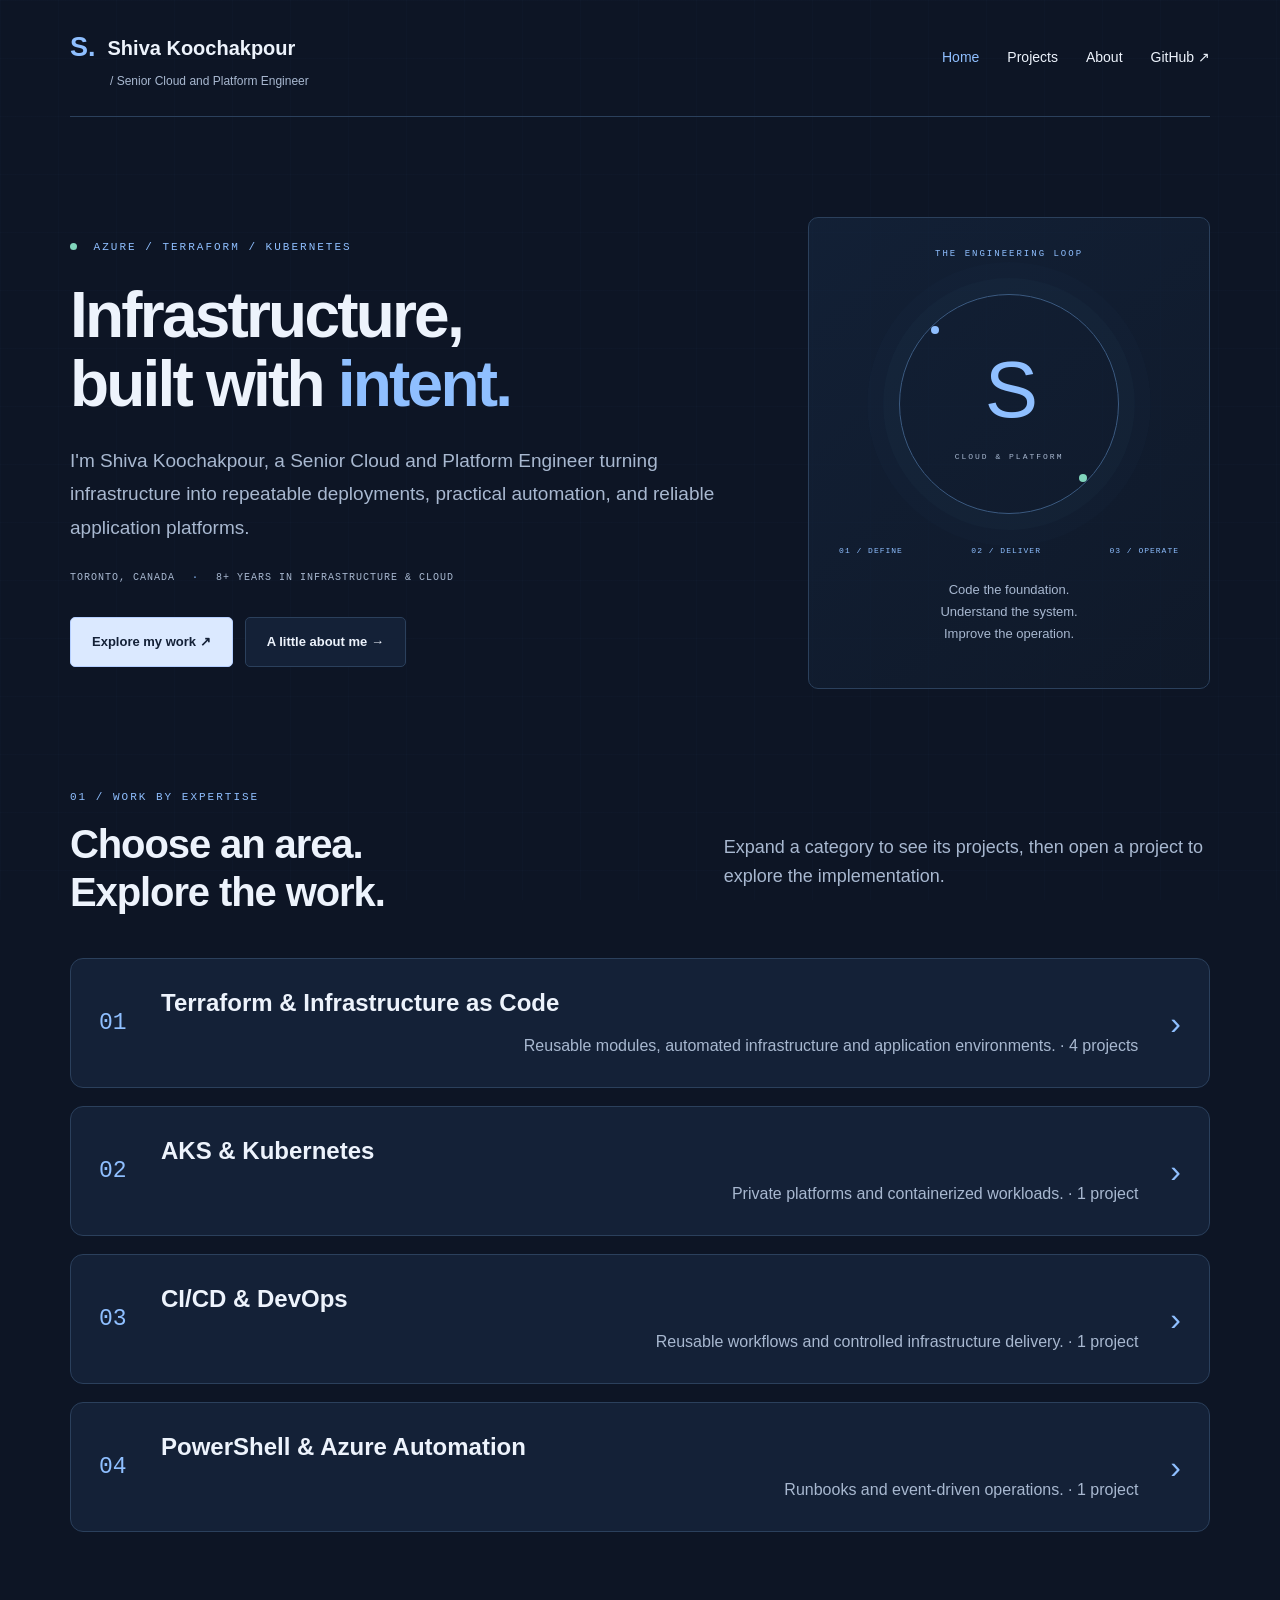
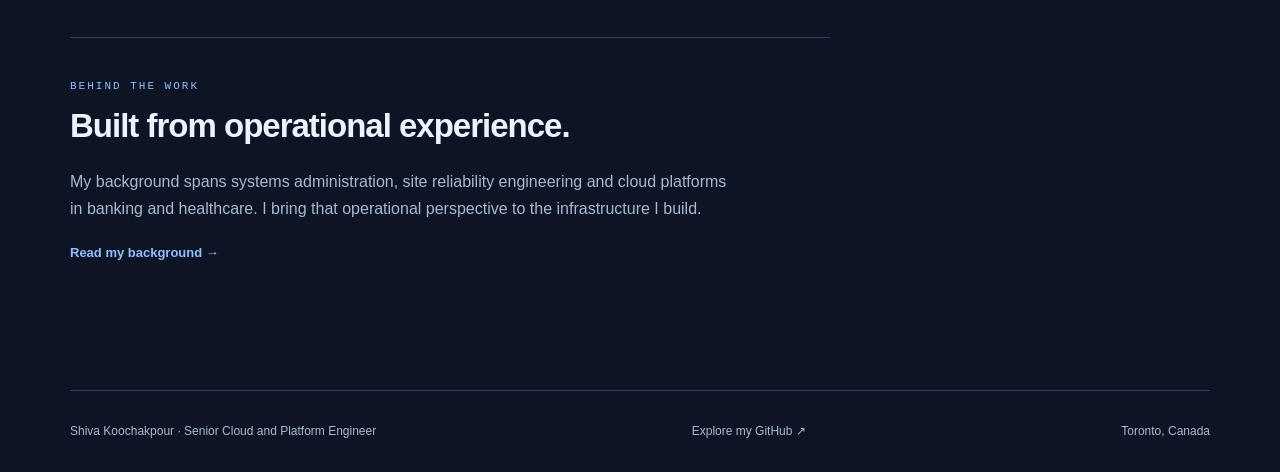
<file: index.html>
<!DOCTYPE html>
<html lang="en">
 <head>
  <meta charset="utf-8"/>
  <meta content="width=device-width,initial-scale=1" name="viewport"/>
  <meta content="Shiva Koochakpour — Senior Cloud and Platform Engineer. Azure, Terraform, Kubernetes and infrastructure automation projects." name="description"/>
  <title>
   Shiva Koochakpour | Senior Cloud and Platform Engineer
  </title>
  <link href="style.css" rel="stylesheet"/>
  <style>
   header .brand { flex-wrap: wrap; row-gap: 0; min-width: 0; }
   header .brand-sub { flex-basis: 100%; padding-left: 40px; }
   header nav { flex-shrink: 0; }
   @media (min-width: 551px) and (max-width: 1000px) {
    header { flex-wrap: wrap; gap: 20px; }
   }
  </style>
 </head>
 <body class="home-dark">
  <a class="skip" href="#main">
   Skip to content
  </a>
  <header>
   <a class="brand" href="index.html">
    <span class="mark">
     S.
    </span> Shiva Koochakpour<span class="brand-sub">
     / Senior Cloud and Platform Engineer
    </span>
   </a>
   <nav aria-label="Main navigation">
    <a aria-current="page" href="index.html">
     Home
    </a>
    <a href="projects.html">
     Projects
    </a>
    <a href="about.html">
     About
    </a>
    <a href="https://github.com/shivakpkp">
     GitHub ↗
    </a>
   </nav>
  </header>
  <main id="main">
   <section class="hero">
    <div>
     <div class="eyebrow">
      <span class="dot">
      </span>
      AZURE / TERRAFORM / KUBERNETES
     </div>
     <h1>
      Infrastructure,
      <br/>
      built with
      <em>
       intent.
      </em>
     </h1>
     <p class="lead">
      I'm Shiva Koochakpour, a Senior Cloud and Platform Engineer turning infrastructure into repeatable deployments, practical automation, and reliable application platforms.
     </p>
     <p class="meta">
      TORONTO, CANADA
      <span>
       ·
      </span>
      8+ YEARS IN INFRASTRUCTURE &amp; CLOUD
     </p>
     <div class="actions">
      <a class="button" href="#work">
       Explore my work ↗
      </a>
      <a class="button secondary" href="about.html">
       A little about me →
      </a>
     </div>
    </div>
    <aside aria-label="Engineering focus: define, deliver, operate" class="blueprint">
     <div class="eyebrow">
      THE ENGINEERING LOOP
     </div>
     <div class="orbit">
      <span class="core">
       S
       <span>
        CLOUD &amp; PLATFORM
       </span>
      </span>
     </div>
     <div class="steps">
      <span>
       01 / DEFINE
      </span>
      <span>
       02 / DELIVER
      </span>
      <span>
       03 / OPERATE
      </span>
     </div>
     <p>
      Code the foundation.
      <br/>
      Understand the system.
      <br/>
      Improve the operation.
     </p>
    </aside>
   </section>
   <section aria-labelledby="work-title" class="expertise" id="work">
    <div class="expertise-heading">
     <div>
      <div class="eyebrow">
       01 / WORK BY EXPERTISE
      </div>
      <h2 id="work-title">
       Choose an area.
       <br/>
       Explore the work.
      </h2>
     </div>
     <p>
      Expand a category to see its projects, then open a project to explore the implementation.
     </p>
    </div>
    <div class="categories">
     <details class="category">
      <summary>
       <span class="category-number">
        01
       </span>
       <span class="category-label">
        <strong>
         Terraform &amp; Infrastructure as Code
        </strong>
        <span>
         Reusable modules, automated infrastructure and application environments. · 4 projects
        </span>
       </span>
       <span aria-hidden="true" class="category-arrow">
        ›
       </span>
      </summary>
      <div class="category-projects">
       <article>
        <div>
         <div class="eyebrow">FEATURED PROJECT</div>
         <h3><a href="projects/app-service-scaling.html">App Service Plan scaling automation</a></h3>
         <p>Modular Terraform provisions Azure Automation, runbooks, metric alerts and action groups, supported by remote state, GitHub Actions plan/apply/destroy workflows and Docker-based Python deployment verification.</p>
        </div>
        <a class="text-link" href="projects/app-service-scaling.html">Explore project ↗</a>
       </article>
       <article>
        <div>
         <h3>
          <a href="projects/app-service-sql.html">
           Application infrastructure with Terraform
          </a>
         </h3>
         <p>
          App Service and Azure SQL environments, managed identity and repeatable delivery.
         </p>
        </div>
        <a class="text-link" href="projects/app-service-sql.html">
         Read case study ↗
        </a>
       </article>
       <article>
        <div>
         <h3>
          <a href="https://github.com/shivakpkp/terraform-azure-network">
           Azure network module
          </a>
         </h3>
         <p>
          Reusable VNet, subnet and network security group configuration.
         </p>
        </div>
        <a class="text-link" href="https://github.com/shivakpkp/terraform-azure-network">
         View repository ↗
        </a>
       </article>
       <article>
        <div>
         <h3>
          <a href="https://github.com/shivakpkp/terraform-azure-linux-vm">
           Azure Linux VM
          </a>
         </h3>
         <p>
          Terraform infrastructure with lint and plan workflows.
         </p>
        </div>
        <a class="text-link" href="https://github.com/shivakpkp/terraform-azure-linux-vm">
         View repository ↗
        </a>
       </article>
      </div>
     </details>
     <details class="category">
      <summary>
       <span class="category-number">
        02
       </span>
       <span class="category-label">
        <strong>
         AKS &amp; Kubernetes
        </strong>
        <span>
         Private platforms and containerized workloads. · 1 project
        </span>
       </span>
       <span aria-hidden="true" class="category-arrow">
        ›
       </span>
      </summary>
      <div class="category-projects">
       <article>
        <div>
         <h3>
          <a href="projects/aks-platform.html">
           Private AKS application platform
          </a>
         </h3>
         <p>
          Private AKS, container delivery, hybrid connectivity and role-based access.
         </p>
        </div>
        <a class="text-link" href="projects/aks-platform.html">
         Read case study ↗
        </a>
       </article>
      </div>
     </details>
     <details class="category">
      <summary>
       <span class="category-number">
        03
       </span>
       <span class="category-label">
        <strong>
         CI/CD &amp; DevOps
        </strong>
        <span>
         Reusable workflows and controlled infrastructure delivery. · 1 project
        </span>
       </span>
       <span aria-hidden="true" class="category-arrow">
        ›
       </span>
      </summary>
      <div class="category-projects">
       <article>
        <div>
         <h3>
          <a href="projects/terraform-actions.html">
           Reusable Terraform delivery
          </a>
         </h3>
         <p>
          Shared setup, plan, apply and destroy-planning composite actions.
         </p>
        </div>
        <a class="text-link" href="projects/terraform-actions.html">
         Explore project ↗
        </a>
       </article>
      </div>
     </details>
     <details class="category">
      <summary>
       <span class="category-number">
        04
       </span>
       <span class="category-label">
        <strong>
         PowerShell &amp; Azure Automation
        </strong>
        <span>
         Runbooks and event-driven operations. · 1 project
        </span>
       </span>
       <span aria-hidden="true" class="category-arrow">
        ›
       </span>
      </summary>
      <div class="category-projects">
       <article>
        <div>
         <h3>
          <a href="projects/app-service-scaling.html">
           App Service Plan scaling automation
          </a>
         </h3>
         <p>
          Azure Monitor alerts trigger PowerShell runbooks with cooldowns, tag-based selection and checks for supported SKU transitions.
         </p>
        </div>
        <a class="text-link" href="projects/app-service-scaling.html">
         Explore project ↗
        </a>
       </article>
      </div>
     </details>
    </div>
   </section>
   <section class="closing">
    <div class="eyebrow">
     BEHIND THE WORK
    </div>
    <h2>
     Built from operational experience.
    </h2>
    <p>
     My background spans systems administration, site reliability engineering and cloud platforms in banking and healthcare. I bring that operational perspective to the infrastructure I build.
    </p>
    <a class="text-link" href="about.html">
     Read my background →
    </a>
   </section>
  </main>
  <footer>
   <span>
    Shiva Koochakpour · Senior Cloud and Platform Engineer
   </span>
   <a href="https://github.com/shivakpkp">
    Explore my GitHub ↗
   </a>
   <span>
    Toronto, Canada
   </span>
  </footer>
 </body>
</html>
</file>
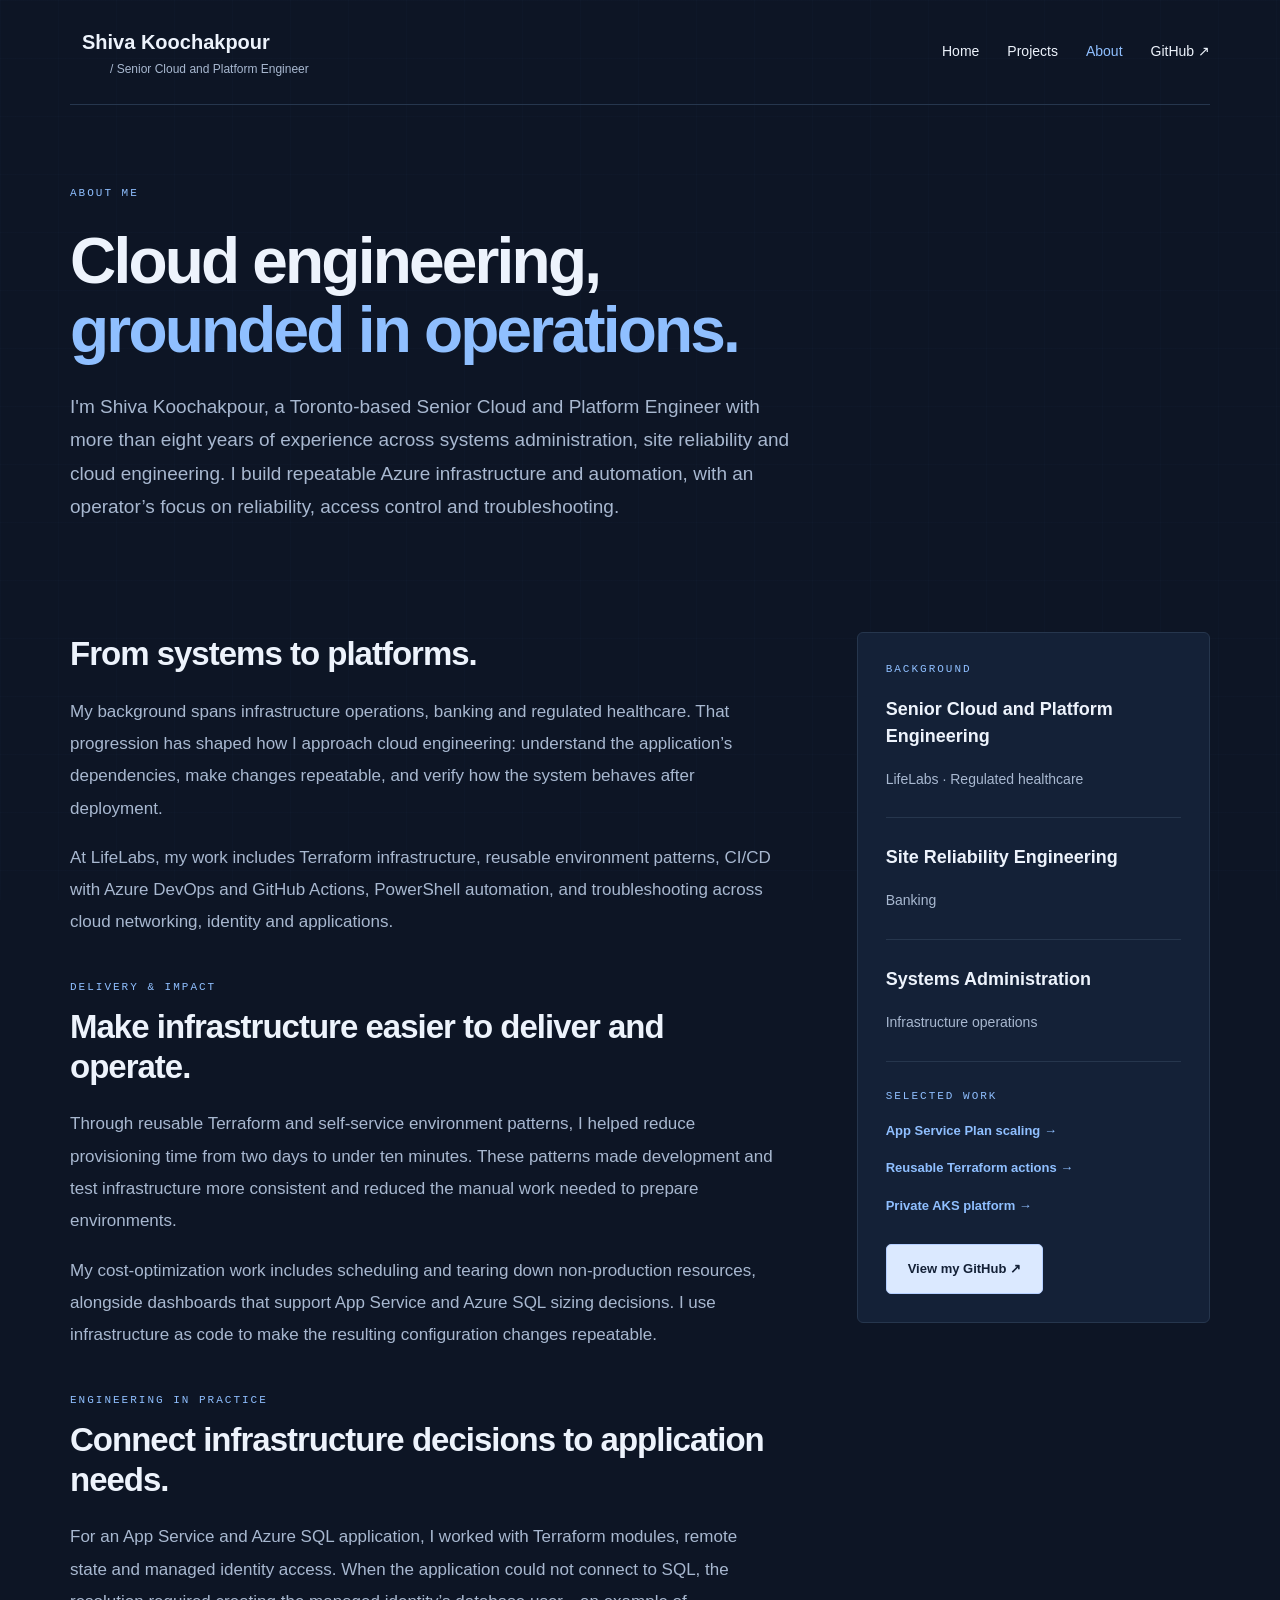
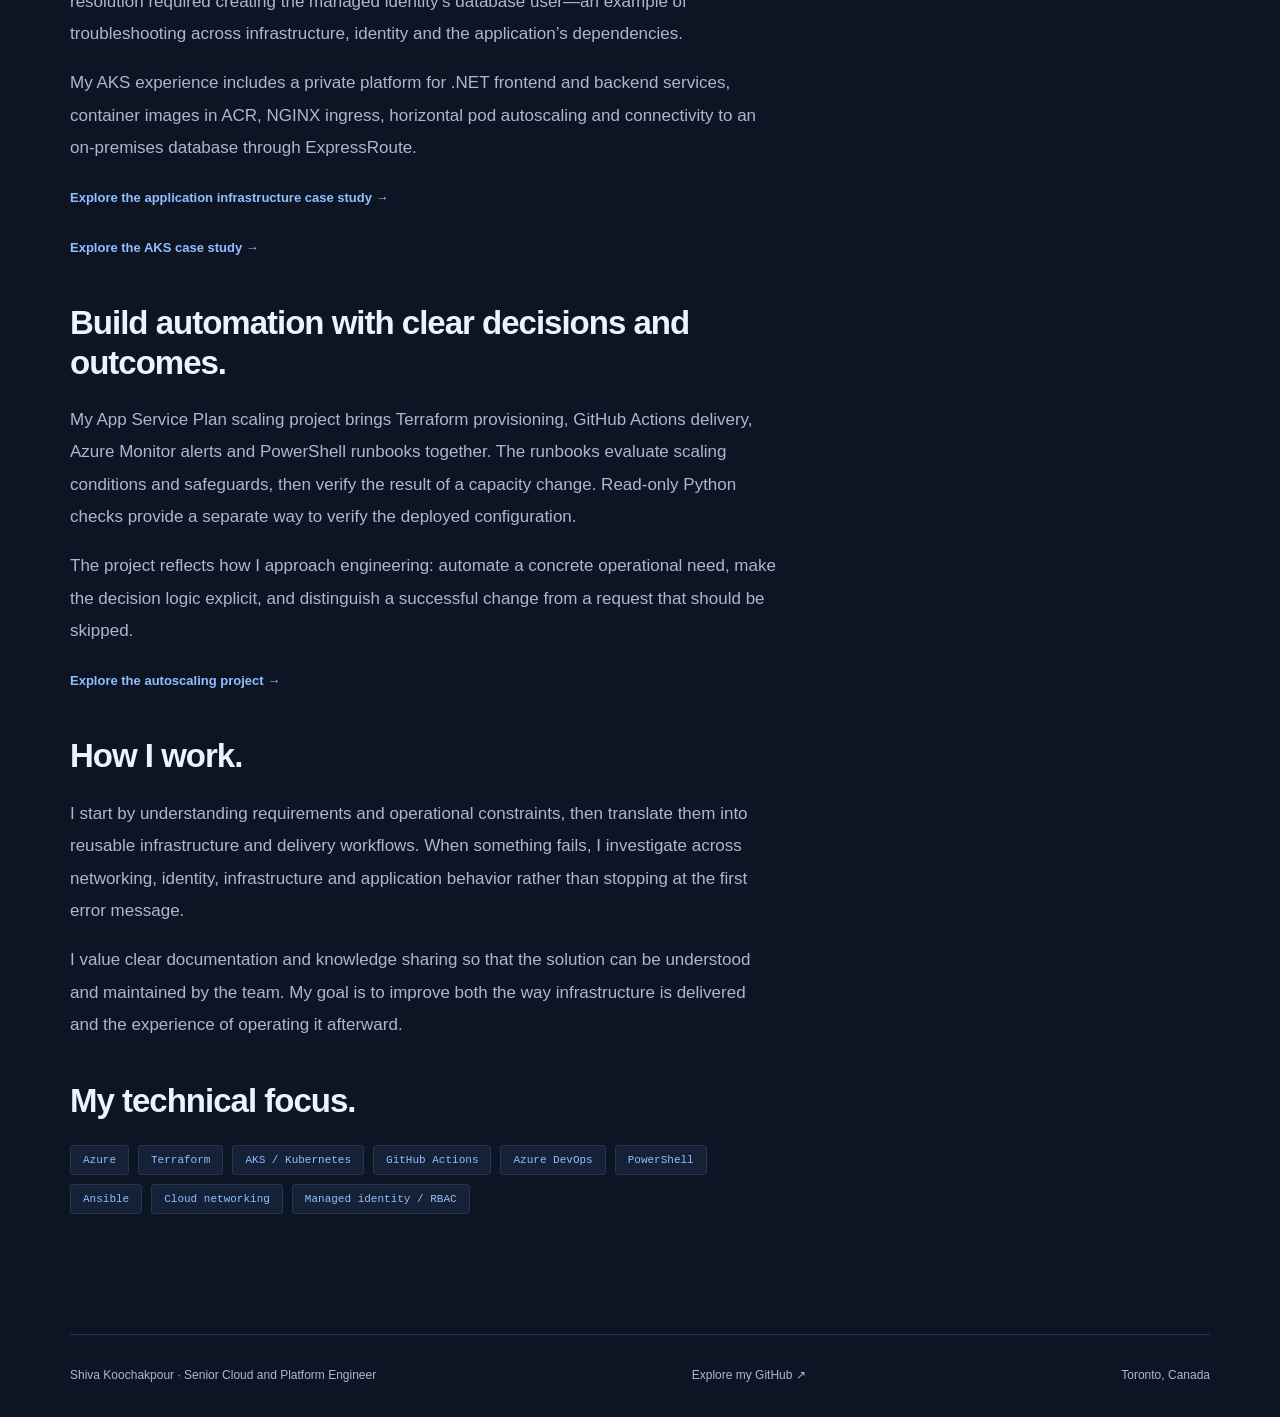
<file: about.html>
<!doctype html><html lang="en"><head><meta charset="utf-8"><meta name="viewport" content="width=device-width,initial-scale=1"><meta name="description" content="Shiva Koochakpour — Senior Cloud and Platform Engineer. Azure, Terraform, Kubernetes and infrastructure automation projects."><title>About | Shiva Koochakpour</title><link rel="stylesheet" href="style.css"><style>header .brand{flex-wrap:wrap;row-gap:0;min-width:0}header .brand-sub{flex-basis:100%;padding-left:40px}header nav{flex-shrink:0}@media(min-width:551px) and (max-width:1000px){header{flex-wrap:wrap;gap:20px}}</style></head><body><a class="skip" href="#main">Skip to content</a><header><a class="brand" href="index.html"><span class="mark"> </span> Shiva Koochakpour<span class="brand-sub"> / Senior Cloud and Platform Engineer</span></a><nav aria-label="Main navigation"><a  href="index.html">Home</a><a  href="projects.html">Projects</a><a aria-current="page" href="about.html">About</a><a href="https://github.com/shivakpkp">GitHub ↗</a></nav></header><main id="main">
<section class="page-intro">
<div class="eyebrow">ABOUT ME</div>
<h1>Cloud engineering,<br><em>grounded in operations.</em></h1>
<p class="lead">I'm Shiva Koochakpour, a Toronto-based Senior Cloud and Platform Engineer with more than eight years of experience across systems administration, site reliability and cloud engineering. I build repeatable Azure infrastructure and automation, with an operator’s focus on reliability, access control and troubleshooting.</p>
</section>
<div class="case-layout"><article>
<section class="case-section"><h2>From systems to platforms.</h2>
<p>My background spans infrastructure operations, banking and regulated healthcare. That progression has shaped how I approach cloud engineering: understand the application’s dependencies, make changes repeatable, and verify how the system behaves after deployment.</p>
<p>At LifeLabs, my work includes Terraform infrastructure, reusable environment patterns, CI/CD with Azure DevOps and GitHub Actions, PowerShell automation, and troubleshooting across cloud networking, identity and applications.</p></section>
<section class="case-section"><div class="eyebrow">DELIVERY &amp; IMPACT</div><h2>Make infrastructure easier to deliver and operate.</h2>
<p>Through reusable Terraform and self-service environment patterns, I helped reduce provisioning time from two days to under ten minutes. These patterns made development and test infrastructure more consistent and reduced the manual work needed to prepare environments.</p>
<p>My cost-optimization work includes scheduling and tearing down non-production resources, alongside dashboards that support App Service and Azure SQL sizing decisions. I use infrastructure as code to make the resulting configuration changes repeatable.</p></section>
<section class="case-section"><div class="eyebrow">ENGINEERING IN PRACTICE</div><h2>Connect infrastructure decisions to application needs.</h2>
<p>For an App Service and Azure SQL application, I worked with Terraform modules, remote state and managed identity access. When the application could not connect to SQL, the resolution required creating the managed identity’s database user—an example of troubleshooting across infrastructure, identity and the application’s dependencies.</p>
<p>My AKS experience includes a private platform for .NET frontend and backend services, container images in ACR, NGINX ingress, horizontal pod autoscaling and connectivity to an on-premises database through ExpressRoute.</p>
<p><a class="text-link" href="projects/app-service-sql.html">Explore the application infrastructure case study →</a></p>
<p><a class="text-link" href="projects/aks-platform.html">Explore the AKS case study →</a></p></section>
<section class="case-section"><h2>Build automation with clear decisions and outcomes.</h2>
<p>My App Service Plan scaling project brings Terraform provisioning, GitHub Actions delivery, Azure Monitor alerts and PowerShell runbooks together. The runbooks evaluate scaling conditions and safeguards, then verify the result of a capacity change. Read-only Python checks provide a separate way to verify the deployed configuration.</p>
<p>The project reflects how I approach engineering: automate a concrete operational need, make the decision logic explicit, and distinguish a successful change from a request that should be skipped.</p>
<p><a class="text-link" href="projects/app-service-scaling.html">Explore the autoscaling project →</a></p></section>
<section class="case-section"><h2>How I work.</h2>
<p>I start by understanding requirements and operational constraints, then translate them into reusable infrastructure and delivery workflows. When something fails, I investigate across networking, identity, infrastructure and application behavior rather than stopping at the first error message.</p>
<p>I value clear documentation and knowledge sharing so that the solution can be understood and maintained by the team. My goal is to improve both the way infrastructure is delivered and the experience of operating it afterward.</p></section>
<section class="case-section"><h2>My technical focus.</h2><div class="tags"><span>Azure</span><span>Terraform</span><span>AKS / Kubernetes</span><span>GitHub Actions</span><span>Azure DevOps</span><span>PowerShell</span><span>Ansible</span><span>Cloud networking</span><span>Managed identity / RBAC</span></div></section>
</article><aside class="case-side"><div class="eyebrow">BACKGROUND</div><h3>Senior Cloud and Platform Engineering</h3><p>LifeLabs · Regulated healthcare</p><hr><h3>Site Reliability Engineering</h3><p>Banking</p><hr><h3>Systems Administration</h3><p>Infrastructure operations</p><hr><div class="eyebrow">SELECTED WORK</div><p><a class="text-link" href="projects/app-service-scaling.html">App Service Plan scaling →</a></p><p><a class="text-link" href="projects/terraform-actions.html">Reusable Terraform actions →</a></p><p><a class="text-link" href="projects/aks-platform.html">Private AKS platform →</a></p><a class="button" href="https://github.com/shivakpkp">View my GitHub ↗</a></aside></div></main><footer><span>Shiva Koochakpour · Senior Cloud and Platform Engineer</span><a href="https://github.com/shivakpkp">Explore my GitHub ↗</a><span>Toronto, Canada</span></footer></body></html>
</file>
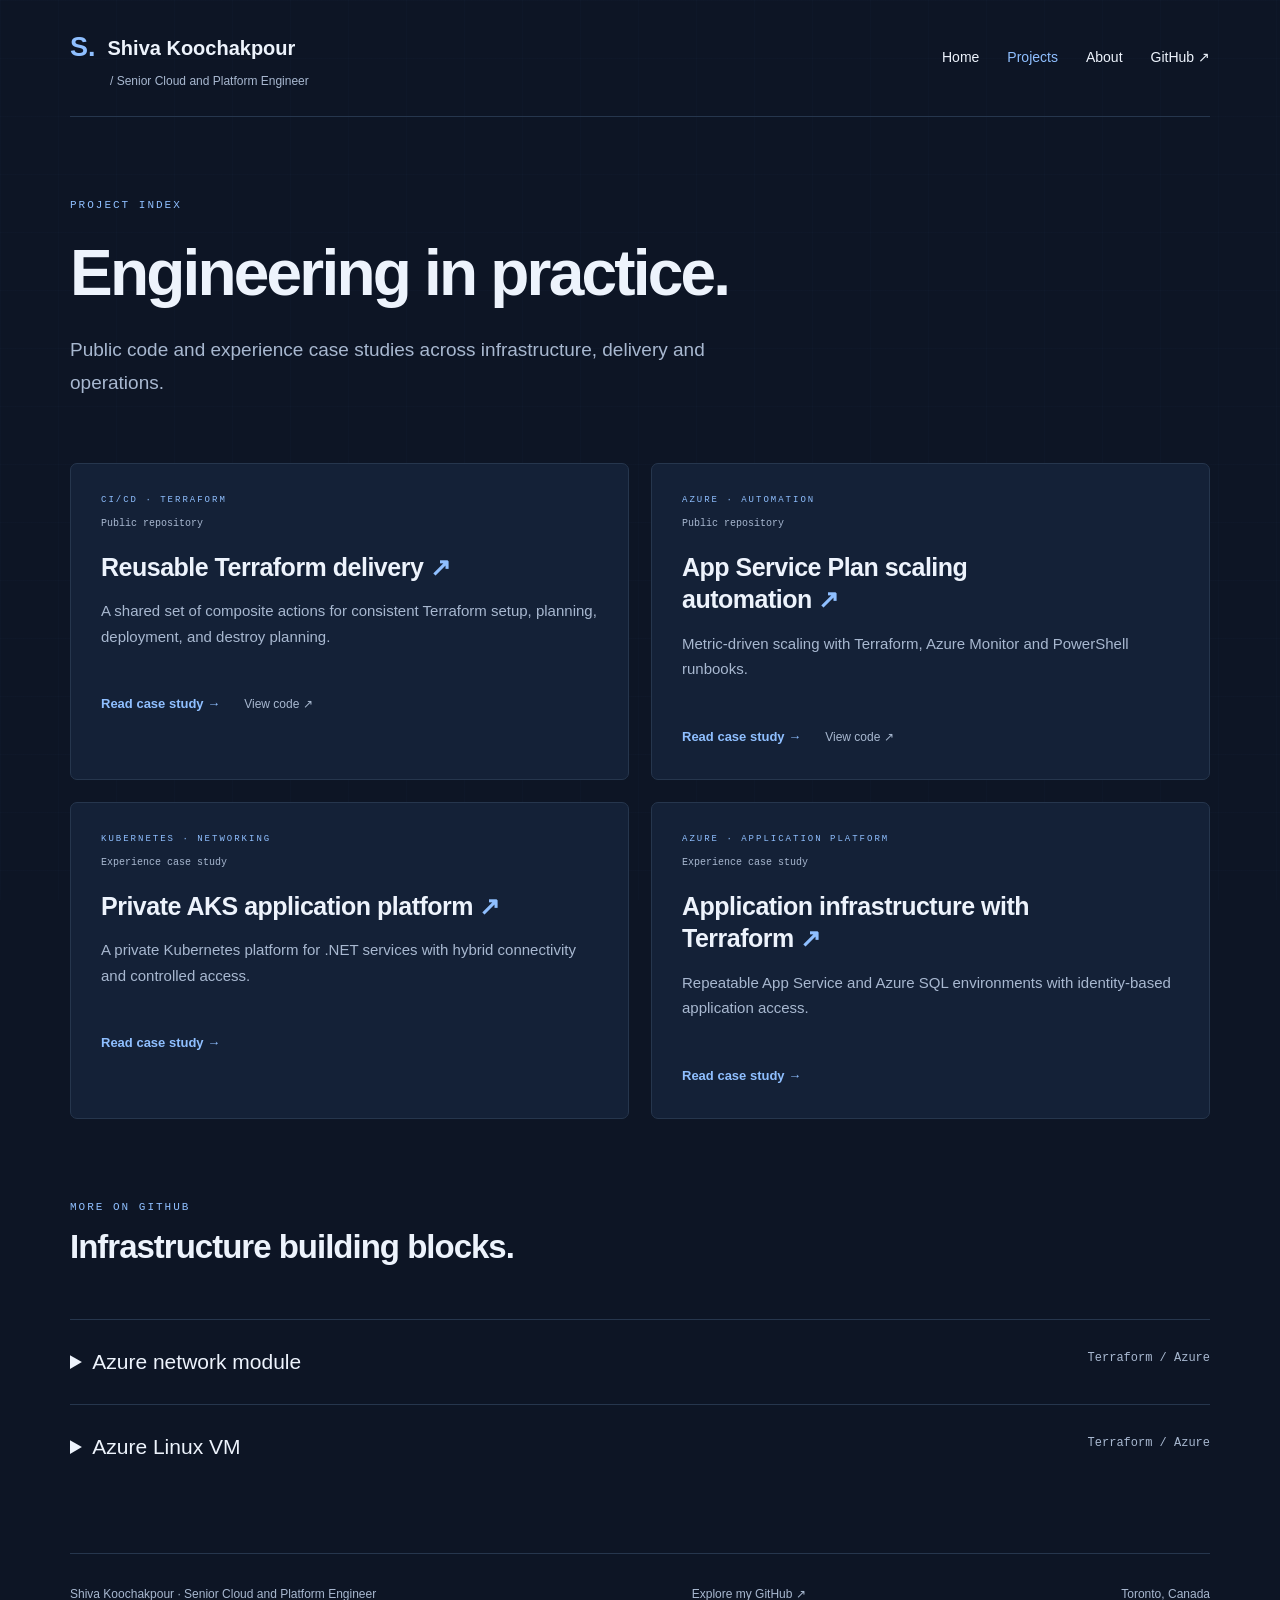
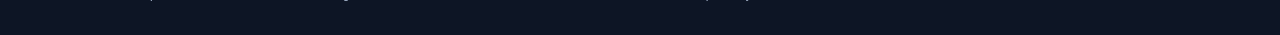
<file: projects.html>
<!doctype html><html lang="en"><head><meta charset="utf-8"><meta name="viewport" content="width=device-width,initial-scale=1"><meta name="description" content="Shiva Koochakpour — Senior Cloud and Platform Engineer. Azure, Terraform, Kubernetes and infrastructure automation projects."><title>Projects | Shiva Koochakpour</title><link rel="stylesheet" href="style.css"><style>header .brand{flex-wrap:wrap;row-gap:0;min-width:0}header .brand-sub{flex-basis:100%;padding-left:40px}header nav{flex-shrink:0}@media(min-width:551px) and (max-width:1000px){header{flex-wrap:wrap;gap:20px}}</style></head><body><a class="skip" href="#main">Skip to content</a><header><a class="brand" href="index.html"><span class="mark">S.</span> Shiva Koochakpour<span class="brand-sub"> / Senior Cloud and Platform Engineer</span></a><nav aria-label="Main navigation"><a  href="index.html">Home</a><a aria-current="page" href="projects.html">Projects</a><a  href="about.html">About</a><a href="https://github.com/shivakpkp">GitHub ↗</a></nav></header><main id="main"><section class="page-intro"><div class="eyebrow">PROJECT INDEX</div><h1>Engineering in practice.</h1><p class="lead">Public code and experience case studies across infrastructure, delivery and operations.</p></section><div class="grid"><article class="project"><div class="eyebrow">CI/CD · TERRAFORM</div><div class="kind">Public repository</div><h3><a href="projects/terraform-actions.html">Reusable Terraform delivery <span>↗</span></a></h3><p>A shared set of composite actions for consistent Terraform setup, planning, deployment, and destroy planning.</p><a class="text-link" href="projects/terraform-actions.html">Read case study →</a><a class="repo" href="https://github.com/shivakpkp/terraform-actions">View code ↗</a></article><article class="project"><div class="eyebrow">AZURE · AUTOMATION</div><div class="kind">Public repository</div><h3><a href="projects/app-service-scaling.html">App Service Plan scaling automation <span>↗</span></a></h3><p>Metric-driven scaling with Terraform, Azure Monitor and PowerShell runbooks.</p><a class="text-link" href="projects/app-service-scaling.html">Read case study →</a><a class="repo" href="https://github.com/shivakpkp/Terraform_autoscale_ServicePlan">View code ↗</a></article><article class="project"><div class="eyebrow">KUBERNETES · NETWORKING</div><div class="kind">Experience case study</div><h3><a href="projects/aks-platform.html">Private AKS application platform <span>↗</span></a></h3><p>A private Kubernetes platform for .NET services with hybrid connectivity and controlled access.</p><a class="text-link" href="projects/aks-platform.html">Read case study →</a></article><article class="project"><div class="eyebrow">AZURE · APPLICATION PLATFORM</div><div class="kind">Experience case study</div><h3><a href="projects/app-service-sql.html">Application infrastructure with Terraform <span>↗</span></a></h3><p>Repeatable App Service and Azure SQL environments with identity-based application access.</p><a class="text-link" href="projects/app-service-sql.html">Read case study →</a></article></div><section><div class="section-title"><div><div class="eyebrow">MORE ON GITHUB</div><h2>Infrastructure building blocks.</h2></div></div><details><summary>Azure network module<span>Terraform / Azure</span></summary><p>Configurable VNet, subnet and network security group resources, including custom NSG rules.</p><a class="text-link" href="https://github.com/shivakpkp/terraform-azure-network">View repository ↗</a></details><details><summary>Azure Linux VM<span>Terraform / Azure</span></summary><p>An Azure Linux VM Terraform repository with lint and plan workflows.</p><a class="text-link" href="https://github.com/shivakpkp/terraform-azure-linux-vm">View repository ↗</a></details></section></main><footer><span>Shiva Koochakpour · Senior Cloud and Platform Engineer</span><a href="https://github.com/shivakpkp">Explore my GitHub ↗</a><span>Toronto, Canada</span></footer></body></html>
</file>
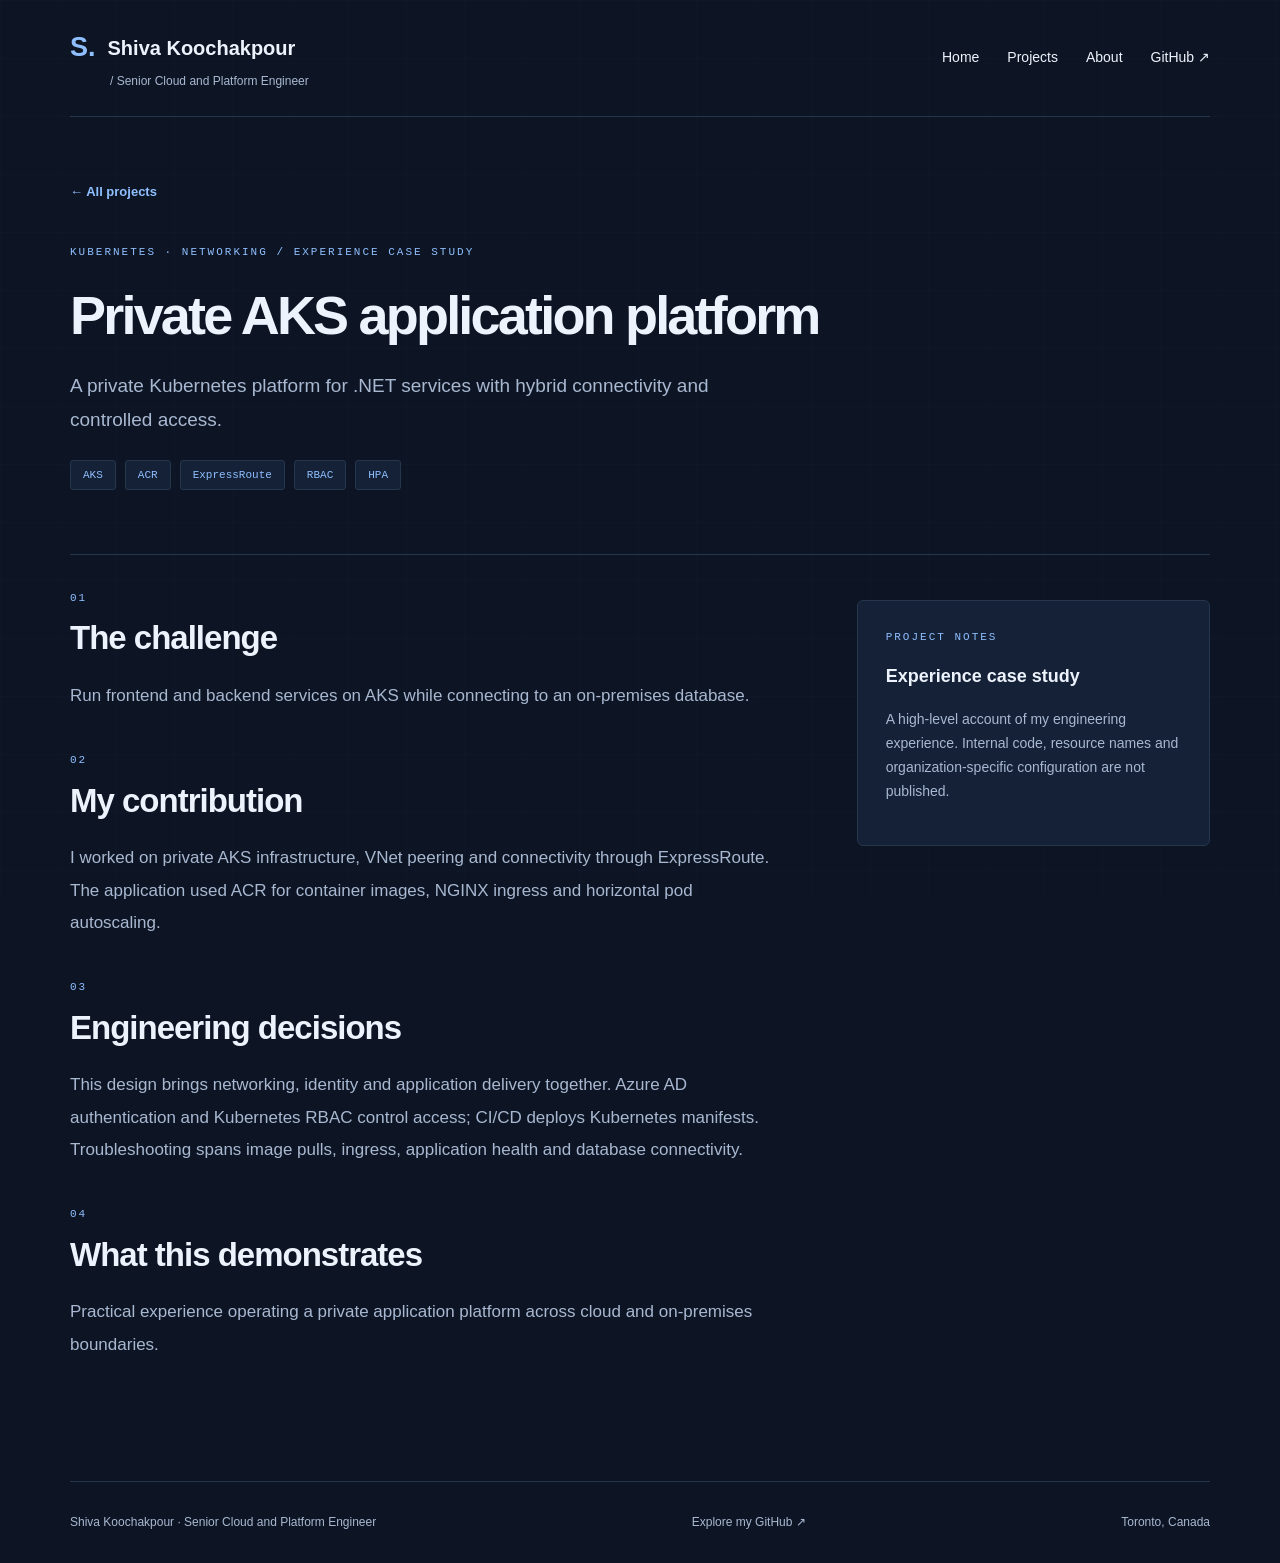
<file: projects/aks-platform.html>
<!doctype html><html lang="en"><head><meta charset="utf-8"><meta name="viewport" content="width=device-width,initial-scale=1"><meta name="description" content="Shiva Koochakpour — Senior Cloud and Platform Engineer. Azure, Terraform, Kubernetes and infrastructure automation projects."><title>Private AKS application platform | Shiva Koochakpour</title><link rel="stylesheet" href="../style.css"><style>header .brand{flex-wrap:wrap;row-gap:0;min-width:0}header .brand-sub{flex-basis:100%;padding-left:40px}header nav{flex-shrink:0}@media(min-width:551px) and (max-width:1000px){header{flex-wrap:wrap;gap:20px}}</style></head><body><a class="skip" href="#main">Skip to content</a><header><a class="brand" href="../index.html"><span class="mark">S.</span> Shiva Koochakpour<span class="brand-sub"> / Senior Cloud and Platform Engineer</span></a><nav aria-label="Main navigation"><a  href="../index.html">Home</a><a  href="../projects.html">Projects</a><a  href="../about.html">About</a><a href="https://github.com/shivakpkp">GitHub ↗</a></nav></header><main id="main"><section class="case-head"><a class="text-link" href="../projects.html">← All projects</a><div class="eyebrow">KUBERNETES · NETWORKING / EXPERIENCE CASE STUDY</div><h1>Private AKS application platform</h1><p class="lead">A private Kubernetes platform for .NET services with hybrid connectivity and controlled access.</p><div class="tags"><span>AKS</span><span>ACR</span><span>ExpressRoute</span><span>RBAC</span><span>HPA</span></div></section><div class="case-layout"><article><section class="case-section"><div class="eyebrow">01</div><h2>The challenge</h2><p>Run frontend and backend services on AKS while connecting to an on-premises database.</p></section><section class="case-section"><div class="eyebrow">02</div><h2>My contribution</h2><p>I worked on private AKS infrastructure, VNet peering and connectivity through ExpressRoute. The application used ACR for container images, NGINX ingress and horizontal pod autoscaling.</p></section><section class="case-section"><div class="eyebrow">03</div><h2>Engineering decisions</h2><p>This design brings networking, identity and application delivery together. Azure AD authentication and Kubernetes RBAC control access; CI/CD deploys Kubernetes manifests. Troubleshooting spans image pulls, ingress, application health and database connectivity.</p></section><section class="case-section"><div class="eyebrow">04</div><h2>What this demonstrates</h2><p>Practical experience operating a private application platform across cloud and on-premises boundaries.</p></section></article><aside class="case-side"><div class="eyebrow">PROJECT NOTES</div><h3>Experience case study</h3><p>A high-level account of my engineering experience. Internal code, resource names and organization-specific configuration are not published.</p></aside></div></main><footer><span>Shiva Koochakpour · Senior Cloud and Platform Engineer</span><a href="https://github.com/shivakpkp">Explore my GitHub ↗</a><span>Toronto, Canada</span></footer></body></html>
</file>
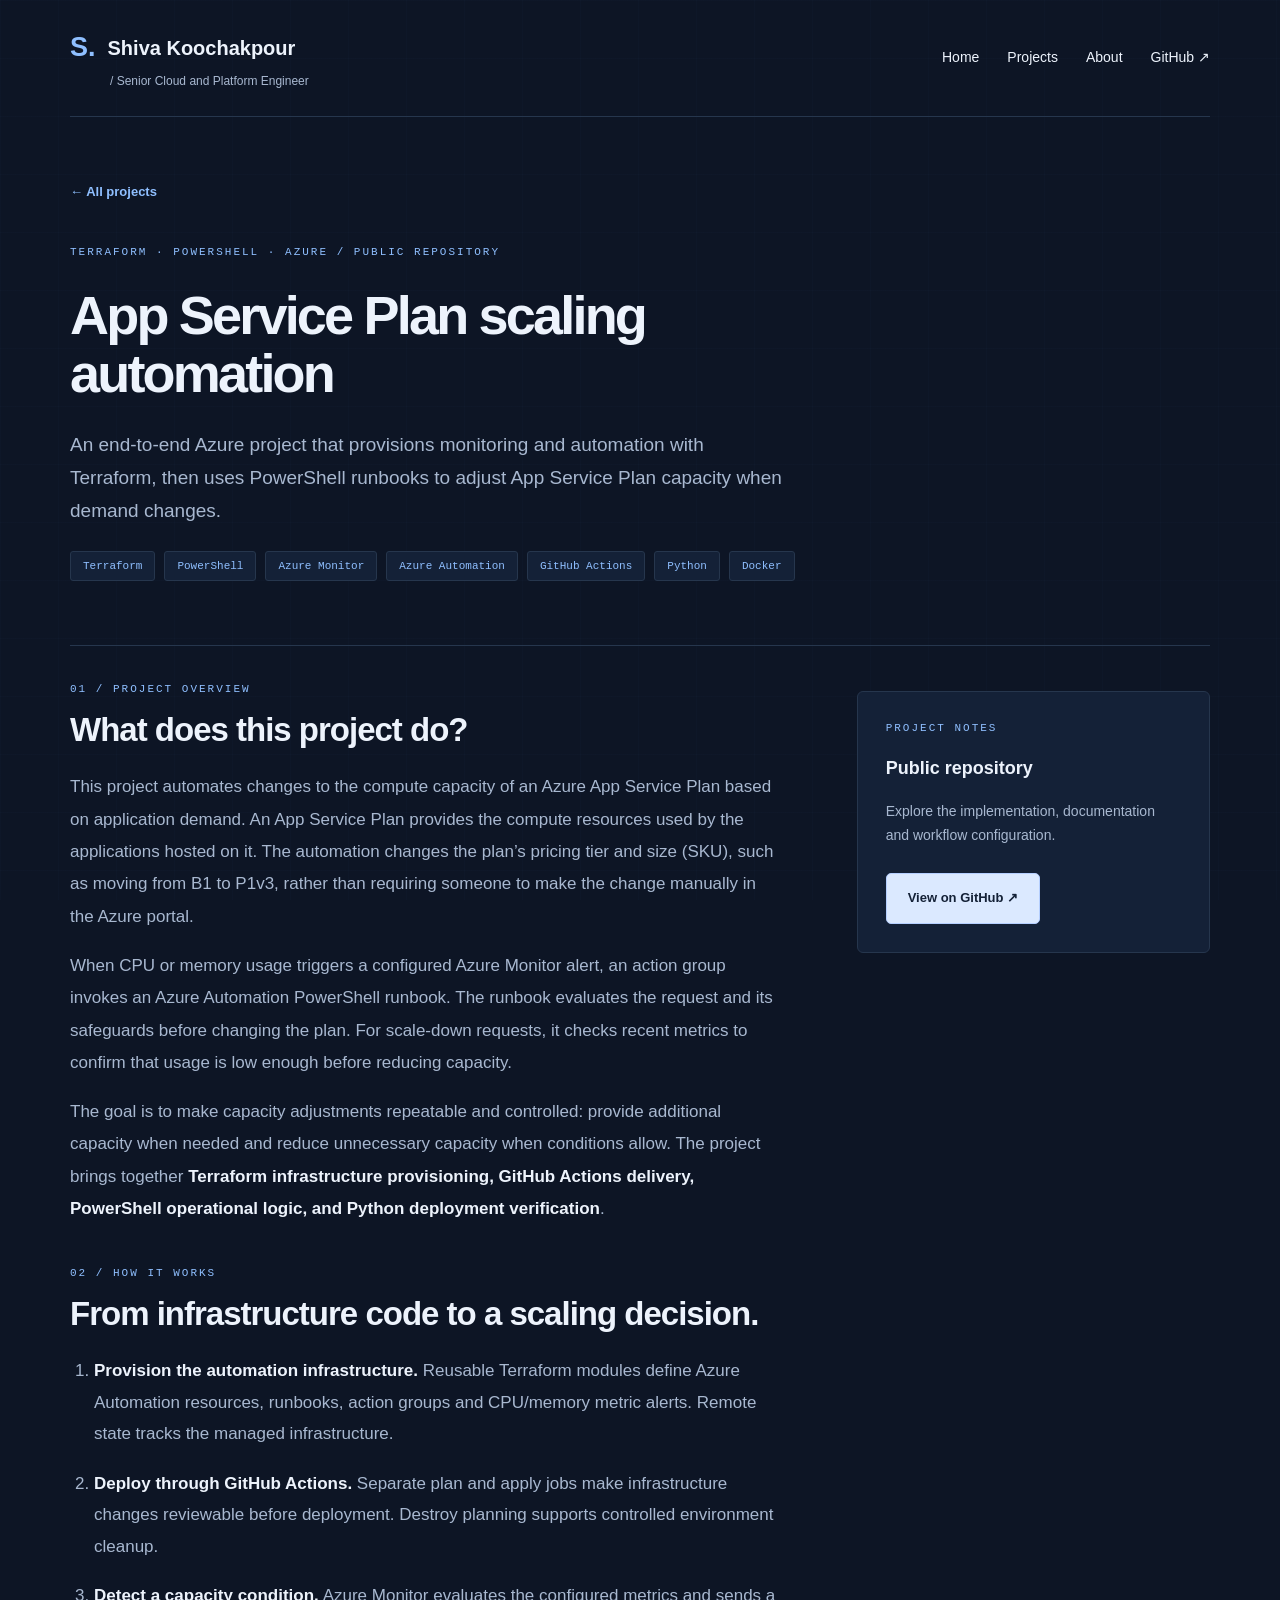
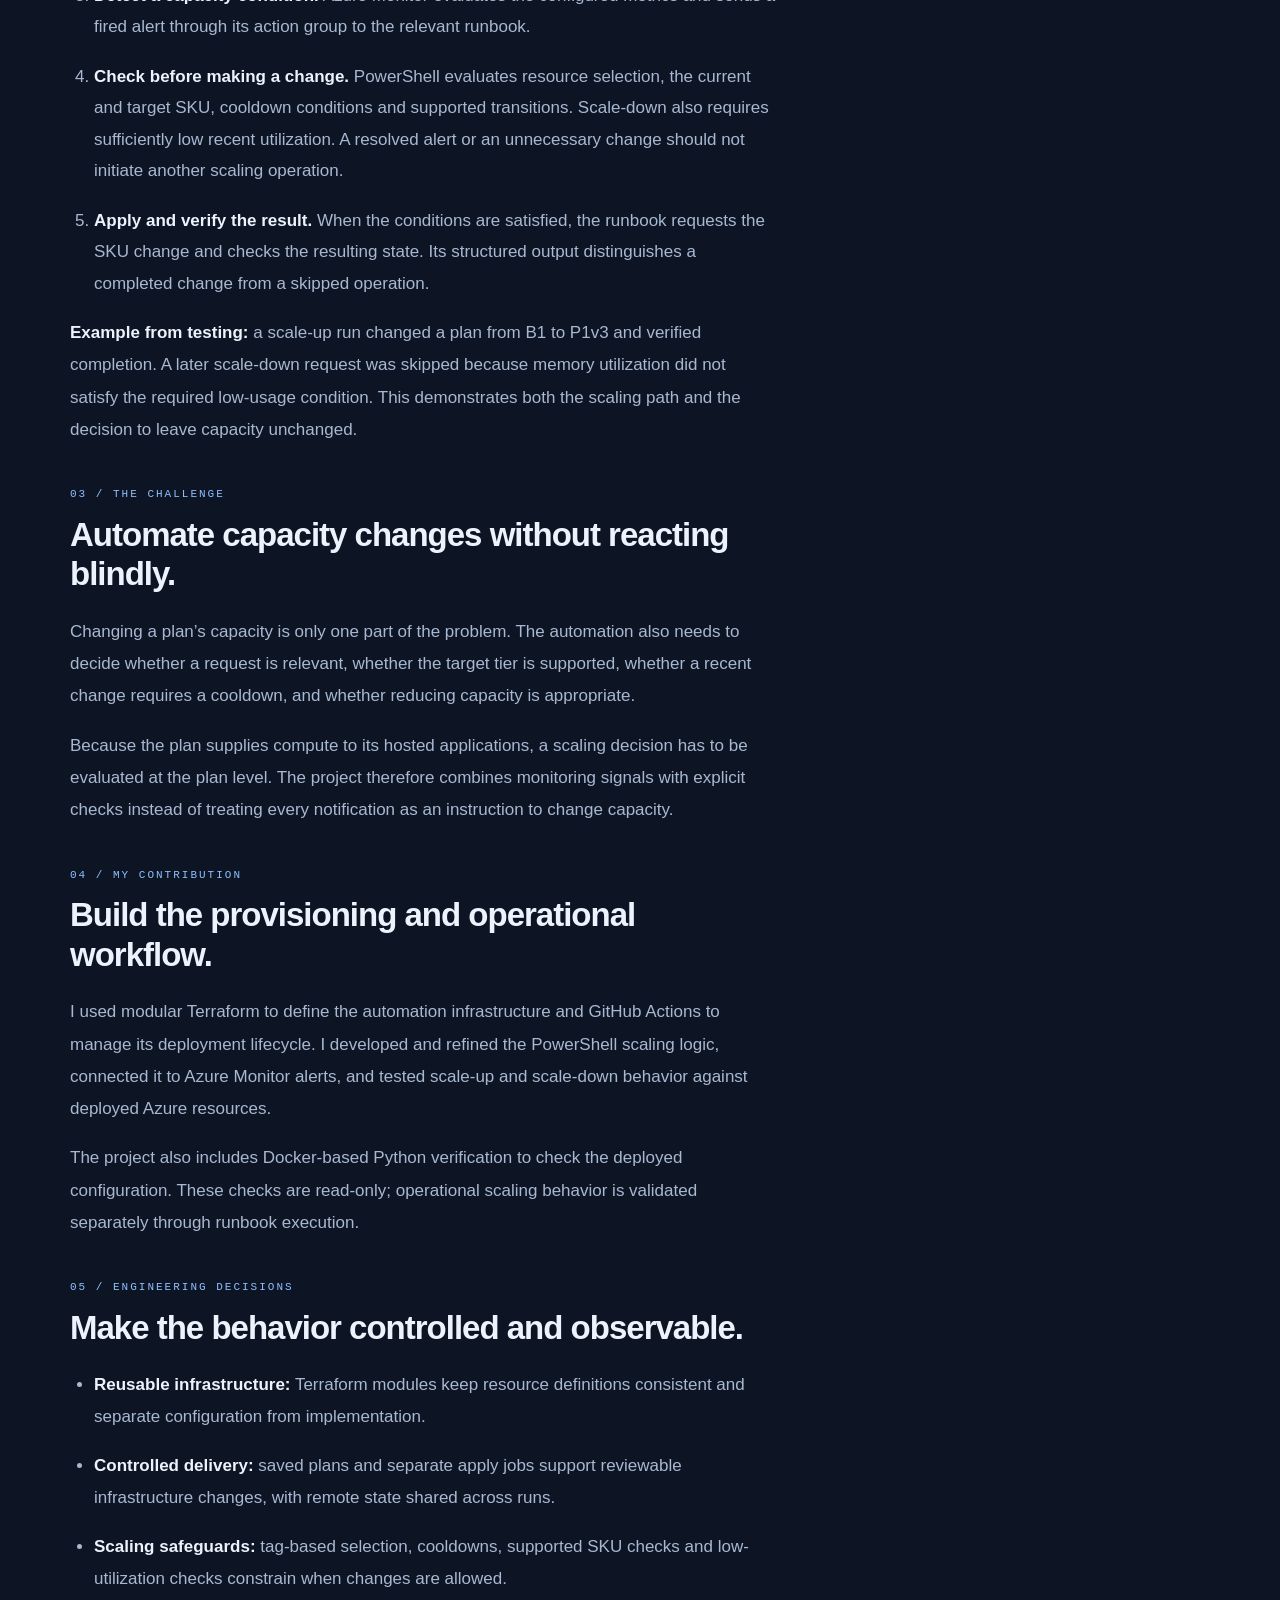
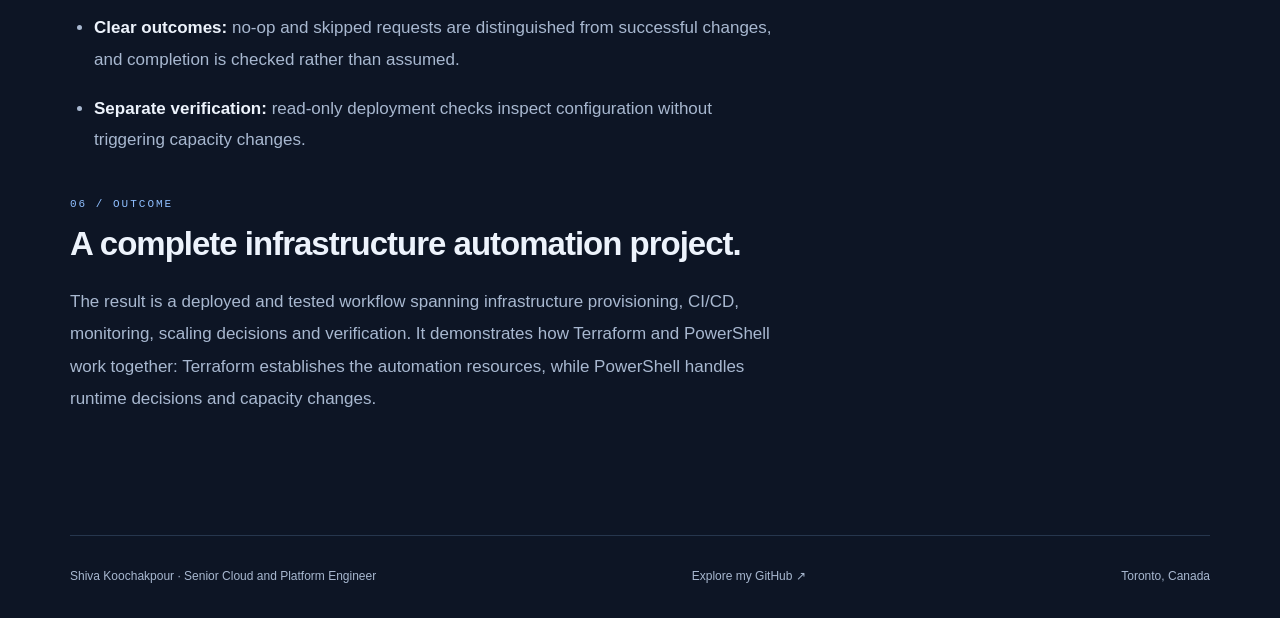
<file: projects/app-service-scaling.html>
<!doctype html><html lang="en"><head><meta charset="utf-8"><meta name="viewport" content="width=device-width,initial-scale=1"><meta name="description" content="Azure App Service Plan scaling automation by Shiva Koochakpour: modular Terraform, GitHub Actions, Azure Monitor, PowerShell safeguards and deployment verification."><title>App Service Plan scaling automation | Shiva Koochakpour</title><link rel="stylesheet" href="../style.css"><style>.project-flow{padding-left:24px;color:var(--muted);font-size:17px;line-height:1.85}.project-flow li{margin-bottom:18px}.project-flow strong,.case-section strong{color:var(--ink)}header .brand{flex-wrap:wrap;row-gap:0;min-width:0}header .brand-sub{flex-basis:100%;padding-left:40px}header nav{flex-shrink:0}@media(min-width:551px) and (max-width:1000px){header{flex-wrap:wrap;gap:20px}}</style></head><body><a class="skip" href="#main">Skip to content</a><header><a class="brand" href="../index.html"><span class="mark">S.</span> Shiva Koochakpour<span class="brand-sub"> / Senior Cloud and Platform Engineer</span></a><nav aria-label="Main navigation"><a  href="../index.html">Home</a><a  href="../projects.html">Projects</a><a  href="../about.html">About</a><a href="https://github.com/shivakpkp">GitHub ↗</a></nav></header><main id="main"><section class="case-head"><a class="text-link" href="../projects.html">← All projects</a><div class="eyebrow">TERRAFORM · POWERSHELL · AZURE / PUBLIC REPOSITORY</div><h1>App Service Plan scaling automation</h1><p class="lead">An end-to-end Azure project that provisions monitoring and automation with Terraform, then uses PowerShell runbooks to adjust App Service Plan capacity when demand changes.</p><div class="tags"><span>Terraform</span><span>PowerShell</span><span>Azure Monitor</span><span>Azure Automation</span><span>GitHub Actions</span><span>Python</span><span>Docker</span></div></section><div class="case-layout"><article><section class="case-section"><div class="eyebrow">01 / PROJECT OVERVIEW</div><h2>What does this project do?</h2><p>This project automates changes to the compute capacity of an Azure App Service Plan based on application demand. An App Service Plan provides the compute resources used by the applications hosted on it. The automation changes the plan’s pricing tier and size (SKU), such as moving from B1 to P1v3, rather than requiring someone to make the change manually in the Azure portal.</p><p>When CPU or memory usage triggers a configured Azure Monitor alert, an action group invokes an Azure Automation PowerShell runbook. The runbook evaluates the request and its safeguards before changing the plan. For scale-down requests, it checks recent metrics to confirm that usage is low enough before reducing capacity.</p><p>The goal is to make capacity adjustments repeatable and controlled: provide additional capacity when needed and reduce unnecessary capacity when conditions allow. The project brings together <strong>Terraform infrastructure provisioning, GitHub Actions delivery, PowerShell operational logic, and Python deployment verification</strong>.</p></section>
<section class="case-section"><div class="eyebrow">02 / HOW IT WORKS</div><h2>From infrastructure code to a scaling decision.</h2><ol class="project-flow"><li><strong>Provision the automation infrastructure.</strong> Reusable Terraform modules define Azure Automation resources, runbooks, action groups and CPU/memory metric alerts. Remote state tracks the managed infrastructure.</li><li><strong>Deploy through GitHub Actions.</strong> Separate plan and apply jobs make infrastructure changes reviewable before deployment. Destroy planning supports controlled environment cleanup.</li><li><strong>Detect a capacity condition.</strong> Azure Monitor evaluates the configured metrics and sends a fired alert through its action group to the relevant runbook.</li><li><strong>Check before making a change.</strong> PowerShell evaluates resource selection, the current and target SKU, cooldown conditions and supported transitions. Scale-down also requires sufficiently low recent utilization. A resolved alert or an unnecessary change should not initiate another scaling operation.</li><li><strong>Apply and verify the result.</strong> When the conditions are satisfied, the runbook requests the SKU change and checks the resulting state. Its structured output distinguishes a completed change from a skipped operation.</li></ol><p><strong>Example from testing:</strong> a scale-up run changed a plan from B1 to P1v3 and verified completion. A later scale-down request was skipped because memory utilization did not satisfy the required low-usage condition. This demonstrates both the scaling path and the decision to leave capacity unchanged.</p></section>
<section class="case-section"><div class="eyebrow">03 / THE CHALLENGE</div><h2>Automate capacity changes without reacting blindly.</h2><p>Changing a plan’s capacity is only one part of the problem. The automation also needs to decide whether a request is relevant, whether the target tier is supported, whether a recent change requires a cooldown, and whether reducing capacity is appropriate.</p><p>Because the plan supplies compute to its hosted applications, a scaling decision has to be evaluated at the plan level. The project therefore combines monitoring signals with explicit checks instead of treating every notification as an instruction to change capacity.</p></section>
<section class="case-section"><div class="eyebrow">04 / MY CONTRIBUTION</div><h2>Build the provisioning and operational workflow.</h2><p>I used modular Terraform to define the automation infrastructure and GitHub Actions to manage its deployment lifecycle. I developed and refined the PowerShell scaling logic, connected it to Azure Monitor alerts, and tested scale-up and scale-down behavior against deployed Azure resources.</p><p>The project also includes Docker-based Python verification to check the deployed configuration. These checks are read-only; operational scaling behavior is validated separately through runbook execution.</p></section>
<section class="case-section"><div class="eyebrow">05 / ENGINEERING DECISIONS</div><h2>Make the behavior controlled and observable.</h2><ul class="project-flow"><li><strong>Reusable infrastructure:</strong> Terraform modules keep resource definitions consistent and separate configuration from implementation.</li><li><strong>Controlled delivery:</strong> saved plans and separate apply jobs support reviewable infrastructure changes, with remote state shared across runs.</li><li><strong>Scaling safeguards:</strong> tag-based selection, cooldowns, supported SKU checks and low-utilization checks constrain when changes are allowed.</li><li><strong>Clear outcomes:</strong> no-op and skipped requests are distinguished from successful changes, and completion is checked rather than assumed.</li><li><strong>Separate verification:</strong> read-only deployment checks inspect configuration without triggering capacity changes.</li></ul></section>
<section class="case-section"><div class="eyebrow">06 / OUTCOME</div><h2>A complete infrastructure automation project.</h2><p>The result is a deployed and tested workflow spanning infrastructure provisioning, CI/CD, monitoring, scaling decisions and verification. It demonstrates how Terraform and PowerShell work together: Terraform establishes the automation resources, while PowerShell handles runtime decisions and capacity changes.</p></section></article><aside class="case-side"><div class="eyebrow">PROJECT NOTES</div><h3>Public repository</h3><p>Explore the implementation, documentation and workflow configuration.</p><a class="button" href="https://github.com/shivakpkp/Terraform_autoscale_ServicePlan">View on GitHub ↗</a></aside></div></main><footer><span>Shiva Koochakpour · Senior Cloud and Platform Engineer</span><a href="https://github.com/shivakpkp">Explore my GitHub ↗</a><span>Toronto, Canada</span></footer></body></html>
</file>
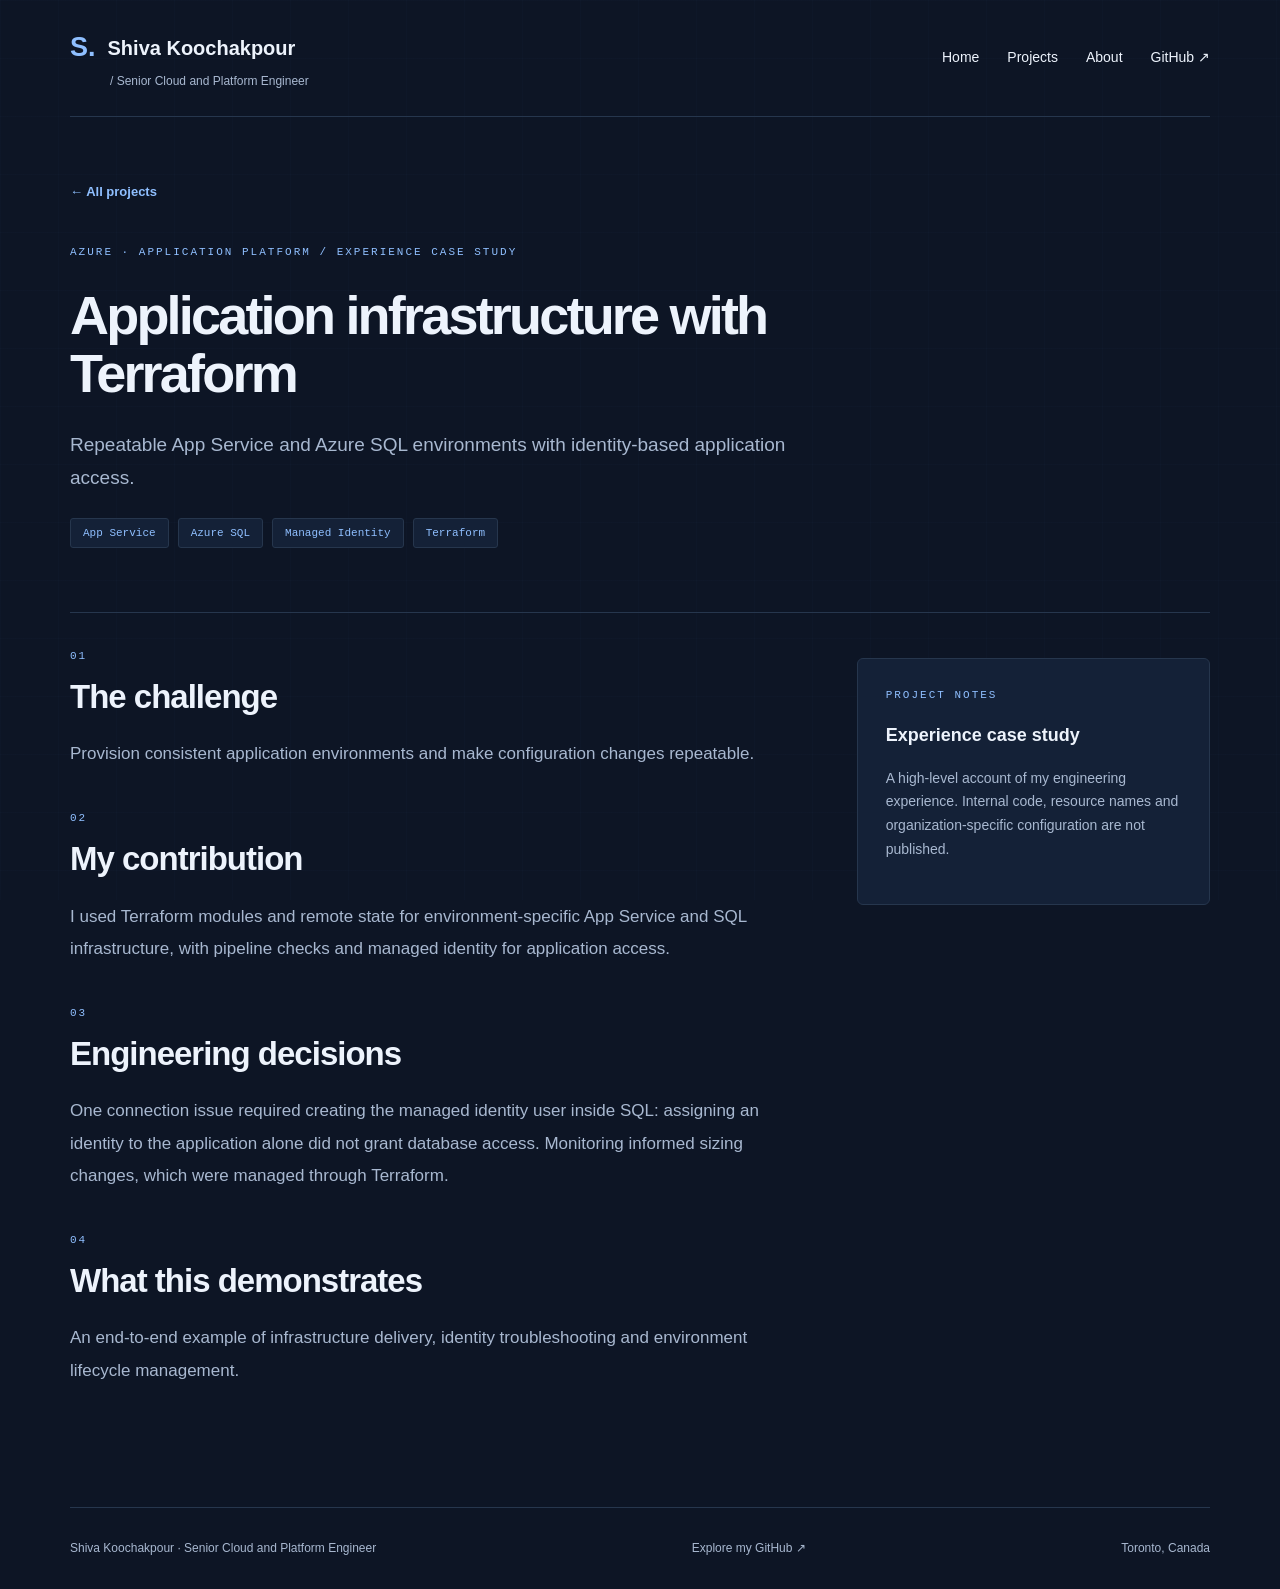
<file: projects/app-service-sql.html>
<!doctype html><html lang="en"><head><meta charset="utf-8"><meta name="viewport" content="width=device-width,initial-scale=1"><meta name="description" content="Shiva Koochakpour — Senior Cloud and Platform Engineer. Azure, Terraform, Kubernetes and infrastructure automation projects."><title>Application infrastructure with Terraform | Shiva Koochakpour</title><link rel="stylesheet" href="../style.css"><style>header .brand{flex-wrap:wrap;row-gap:0;min-width:0}header .brand-sub{flex-basis:100%;padding-left:40px}header nav{flex-shrink:0}@media(min-width:551px) and (max-width:1000px){header{flex-wrap:wrap;gap:20px}}</style></head><body><a class="skip" href="#main">Skip to content</a><header><a class="brand" href="../index.html"><span class="mark">S.</span> Shiva Koochakpour<span class="brand-sub"> / Senior Cloud and Platform Engineer</span></a><nav aria-label="Main navigation"><a  href="../index.html">Home</a><a  href="../projects.html">Projects</a><a  href="../about.html">About</a><a href="https://github.com/shivakpkp">GitHub ↗</a></nav></header><main id="main"><section class="case-head"><a class="text-link" href="../projects.html">← All projects</a><div class="eyebrow">AZURE · APPLICATION PLATFORM / EXPERIENCE CASE STUDY</div><h1>Application infrastructure with Terraform</h1><p class="lead">Repeatable App Service and Azure SQL environments with identity-based application access.</p><div class="tags"><span>App Service</span><span>Azure SQL</span><span>Managed Identity</span><span>Terraform</span></div></section><div class="case-layout"><article><section class="case-section"><div class="eyebrow">01</div><h2>The challenge</h2><p>Provision consistent application environments and make configuration changes repeatable.</p></section><section class="case-section"><div class="eyebrow">02</div><h2>My contribution</h2><p>I used Terraform modules and remote state for environment-specific App Service and SQL infrastructure, with pipeline checks and managed identity for application access.</p></section><section class="case-section"><div class="eyebrow">03</div><h2>Engineering decisions</h2><p>One connection issue required creating the managed identity user inside SQL: assigning an identity to the application alone did not grant database access. Monitoring informed sizing changes, which were managed through Terraform.</p></section><section class="case-section"><div class="eyebrow">04</div><h2>What this demonstrates</h2><p>An end-to-end example of infrastructure delivery, identity troubleshooting and environment lifecycle management.</p></section></article><aside class="case-side"><div class="eyebrow">PROJECT NOTES</div><h3>Experience case study</h3><p>A high-level account of my engineering experience. Internal code, resource names and organization-specific configuration are not published.</p></aside></div></main><footer><span>Shiva Koochakpour · Senior Cloud and Platform Engineer</span><a href="https://github.com/shivakpkp">Explore my GitHub ↗</a><span>Toronto, Canada</span></footer></body></html>
</file>
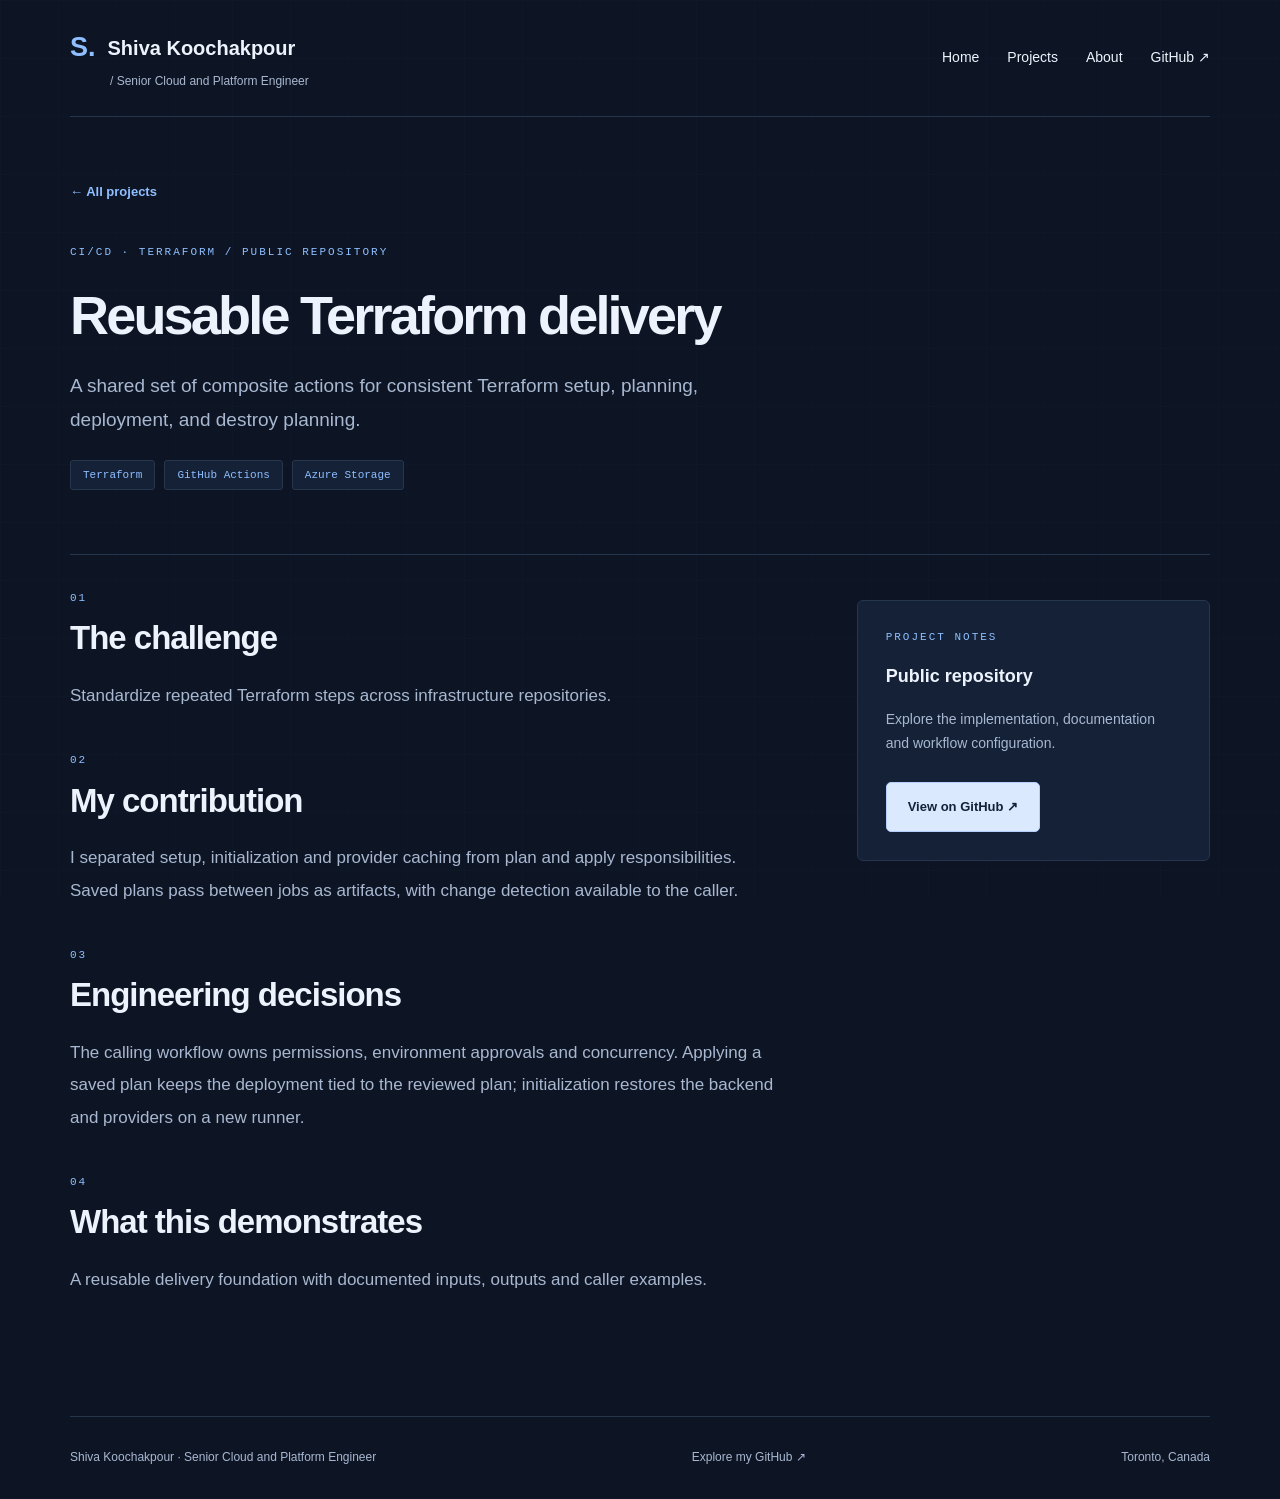
<file: projects/terraform-actions.html>
<!doctype html><html lang="en"><head><meta charset="utf-8"><meta name="viewport" content="width=device-width,initial-scale=1"><meta name="description" content="Shiva Koochakpour — Senior Cloud and Platform Engineer. Azure, Terraform, Kubernetes and infrastructure automation projects."><title>Reusable Terraform delivery | Shiva Koochakpour</title><link rel="stylesheet" href="../style.css"><style>header .brand{flex-wrap:wrap;row-gap:0;min-width:0}header .brand-sub{flex-basis:100%;padding-left:40px}header nav{flex-shrink:0}@media(min-width:551px) and (max-width:1000px){header{flex-wrap:wrap;gap:20px}}</style></head><body><a class="skip" href="#main">Skip to content</a><header><a class="brand" href="../index.html"><span class="mark">S.</span> Shiva Koochakpour<span class="brand-sub"> / Senior Cloud and Platform Engineer</span></a><nav aria-label="Main navigation"><a  href="../index.html">Home</a><a  href="../projects.html">Projects</a><a  href="../about.html">About</a><a href="https://github.com/shivakpkp">GitHub ↗</a></nav></header><main id="main"><section class="case-head"><a class="text-link" href="../projects.html">← All projects</a><div class="eyebrow">CI/CD · TERRAFORM / PUBLIC REPOSITORY</div><h1>Reusable Terraform delivery</h1><p class="lead">A shared set of composite actions for consistent Terraform setup, planning, deployment, and destroy planning.</p><div class="tags"><span>Terraform</span><span>GitHub Actions</span><span>Azure Storage</span></div></section><div class="case-layout"><article><section class="case-section"><div class="eyebrow">01</div><h2>The challenge</h2><p>Standardize repeated Terraform steps across infrastructure repositories.</p></section><section class="case-section"><div class="eyebrow">02</div><h2>My contribution</h2><p>I separated setup, initialization and provider caching from plan and apply responsibilities. Saved plans pass between jobs as artifacts, with change detection available to the caller.</p></section><section class="case-section"><div class="eyebrow">03</div><h2>Engineering decisions</h2><p>The calling workflow owns permissions, environment approvals and concurrency. Applying a saved plan keeps the deployment tied to the reviewed plan; initialization restores the backend and providers on a new runner.</p></section><section class="case-section"><div class="eyebrow">04</div><h2>What this demonstrates</h2><p>A reusable delivery foundation with documented inputs, outputs and caller examples.</p></section></article><aside class="case-side"><div class="eyebrow">PROJECT NOTES</div><h3>Public repository</h3><p>Explore the implementation, documentation and workflow configuration.</p><a class="button" href="https://github.com/shivakpkp/terraform-actions">View on GitHub ↗</a></aside></div></main><footer><span>Shiva Koochakpour · Senior Cloud and Platform Engineer</span><a href="https://github.com/shivakpkp">Explore my GitHub ↗</a><span>Toronto, Canada</span></footer></body></html>
</file>
<file: style.css>
:root{--bg:#0d1525;--panel:#142137;--ink:#edf3fc;--muted:#a8b8d0;--blue:#8fbfff;--line:#26364d}*{box-sizing:border-box}html{scroll-behavior:smooth}body{margin:0;background:var(--bg);color:var(--ink);font-family:Arial,Helvetica,sans-serif;line-height:1.7}body:before{content:"";position:fixed;inset:0;z-index:-1;background-image:linear-gradient(#729be805 1px,transparent 1px),linear-gradient(90deg,#729be805 1px,transparent 1px);background-size:58px 58px}a{color:inherit;text-decoration:none}a:hover{color:var(--blue)}a:focus-visible,summary:focus-visible{outline:2px solid var(--blue);outline-offset:6px}.skip{position:absolute;left:12px;top:-100px;background:var(--ink);color:var(--bg);padding:12px}.skip:focus{top:8px}header,main,footer{max-width:1140px;margin:auto}header{display:flex;align-items:center;justify-content:space-between;padding:25px 0;border-bottom:1px solid var(--line)}.brand{font-size:20px;font-weight:bold;display:flex;align-items:center;gap:12px}.mark{color:var(--blue);font-size:27px}.brand-sub{font-size:12px;color:var(--muted);font-weight:normal}nav{display:flex;gap:28px;font-size:14px}nav a[aria-current]{color:var(--blue)}.hero{display:grid;grid-template-columns:1.65fr 1fr;gap:75px;align-items:center;padding:100px 0 85px}.eyebrow{font:11px/1.5 monospace;letter-spacing:2px;color:var(--blue)}.dot{display:inline-block;width:7px;height:7px;background:#80d5bc;border-radius:50%;margin-right:8px}h1{font-size:64px;line-height:1.08;letter-spacing:-2.8px;margin:25px 0}em{font-style:normal;color:var(--blue)}.lead{font-size:19px;line-height:1.75;color:var(--muted);max-width:720px}p{color:var(--muted)}.meta{font:10px/1.8 monospace;letter-spacing:1px;margin:25px 0}.meta span{padding:0 10px;color:var(--blue)}.actions{display:flex;gap:12px;margin-top:30px;flex-wrap:wrap}.button{display:inline-block;padding:13px 21px;border:1px solid #b5cfff;border-radius:5px;background:#dbe9ff;color:#142137;font-size:13px;font-weight:bold}.button:hover{background:#fff;color:#142137}.secondary{background:var(--panel);color:var(--ink);border-color:var(--line)}.blueprint{padding:30px;border:1px solid var(--line);border-radius:10px;background:linear-gradient(140deg,#16284299,#111c2d99);text-align:center}.blueprint .eyebrow{font-size:9px}.orbit{width:220px;height:220px;border:1px solid #3c5b81;border-radius:50%;margin:32px auto;display:grid;place-items:center;position:relative;box-shadow:0 0 0 16px #7bafff05,0 0 0 32px #7bafff03}.orbit:before,.orbit:after{content:"";position:absolute;background:var(--blue);width:8px;height:8px;border-radius:50%;left:31px;top:31px}.orbit:after{left:auto;top:auto;right:31px;bottom:31px;background:#80d5bc}.core{font-size:80px;line-height:1.1;color:var(--blue);letter-spacing:-5px}.core span{display:block;font:8px monospace;letter-spacing:2px;margin-top:18px;color:var(--muted)}.steps{display:flex;justify-content:space-between;font:8px monospace;color:var(--blue);letter-spacing:1px}.blueprint p{font-size:13px;margin-top:24px}.focus{display:grid;grid-template-columns:repeat(3,1fr);border-top:1px solid var(--line);border-bottom:1px solid var(--line);padding:32px 0;gap:40px;margin-bottom:85px}.focus h3{font-size:18px;margin:12px 0 8px}.focus p{font-size:14px;margin:0}.section-title{display:flex;justify-content:space-between;align-items:end;margin-bottom:30px}h2{font-size:33px;line-height:1.2;letter-spacing:-1px;margin:12px 0 22px}.text-link{font-size:13px;font-weight:bold;color:var(--blue)}.grid{display:grid;grid-template-columns:1fr 1fr;gap:22px}.project{position:relative;padding:30px;background:var(--panel);border:1px solid var(--line);border-radius:7px}.project .eyebrow{font-size:9px}.kind{font:10px monospace;color:var(--muted);margin-top:10px}.project h3{font-size:25px;line-height:1.3;letter-spacing:-.5px;margin:22px 0 15px;max-width:400px}.project h3 span{color:var(--blue)}.project p{font-size:15px;min-height:76px}.repo{margin-left:24px;font-size:12px;color:var(--muted)}.closing{margin:85px 0;padding:40px 0;border-top:1px solid var(--line);max-width:760px}.closing p{max-width:660px}.page-intro{padding:80px 0 45px}.page-intro h1{max-width:850px}.page-intro+.grid{margin-bottom:80px}details{padding:24px 0;border-top:1px solid var(--line)}summary{font-size:21px;cursor:pointer}summary span{float:right;font:12px monospace;color:var(--muted);padding-top:7px}details p{max-width:700px}.case-head{padding:60px 0 40px;border-bottom:1px solid var(--line)}.case-head .eyebrow{margin-top:40px}.case-head h1{max-width:850px;font-size:54px}.tags{display:flex;gap:9px;flex-wrap:wrap;margin:24px 0}.tags span{font:11px monospace;color:var(--blue);border:1px solid var(--line);background:var(--panel);padding:8px 12px;border-radius:3px}.case-layout{display:grid;grid-template-columns:2fr 1fr;gap:80px;margin:35px 0 80px}.case-section{margin-bottom:40px}.case-section p{font-size:17px;line-height:1.9}.case-side{align-self:start;padding:28px;background:var(--panel);border:1px solid var(--line);border-radius:6px;margin-top:10px}.case-side p{font-size:14px}.case-side h3{font-size:18px;line-height:1.5}.case-side .button{margin-top:12px}hr{border:0;border-top:1px solid var(--line);margin:26px 0}footer{border-top:1px solid var(--line);display:flex;justify-content:space-between;padding:30px 0;font-size:12px;color:var(--muted);margin-top:65px}@media(max-width:1200px){header,main,footer{margin-left:6%;margin-right:6%}.hero{gap:35px}.orbit{width:185px;height:185px}}@media(max-width:800px){.hero{grid-template-columns:1fr;padding:60px 0;gap:40px}h1{font-size:50px}.blueprint{display:none}.focus{gap:25px}.brand-sub{display:none}.case-layout{grid-template-columns:1fr;gap:10px}.case-head h1{font-size:42px}.case-side{margin-top:0}.project{padding:24px}.grid{gap:16px}.repo{display:block;margin:12px 0 0}nav{gap:18px}}@media(max-width:550px){header{align-items:flex-start;gap:20px;flex-direction:column;padding:20px 0}nav{width:100%;justify-content:space-between;font-size:13px}h1{font-size:43px;letter-spacing:-1.6px}.lead{font-size:17px}.focus,.grid{grid-template-columns:1fr}.focus{margin-bottom:55px}.focus>div{padding-bottom:16px}.section-title{align-items:start;gap:20px}.section-title h2{font-size:29px}.section-title>a{white-space:nowrap;margin-top:26px}.project p{min-height:0}.page-intro{padding-top:50px}summary span{float:none;display:block;margin-left:19px}.case-head h1{font-size:37px}footer{flex-direction:column;gap:12px}.closing{margin:55px 0}.meta{font-size:9px}}

/* Home: expertise accordion, matching the supplied reference. */
.home-light{--bg:#f4f7ff;--panel:#fff;--ink:#172e55;--muted:#526985;--blue:#2561ce;--line:#cfddf5}.home-light:before{display:none}.home-light .blueprint{background:#edf3ff}.home-light .button{background:#235dc5;color:#fff;border-color:#235dc5}.home-light .secondary{background:#fff;color:#172e55;border-color:#cfddf5}.home-light .orbit{border-color:#adc5e8}.expertise{padding:15px 0 20px;scroll-margin-top:30px}.expertise-heading{display:grid;grid-template-columns:1.2fr 1fr;align-items:center;gap:70px;margin-bottom:42px}.expertise-heading h2{font-size:40px;line-height:1.2;margin:14px 0 0;letter-spacing:-1.1px}.expertise-heading p{font-size:18px;line-height:1.65;margin:20px 0 0}.categories{display:grid;gap:18px}.category{border:1px solid #cfddf5;border-radius:13px;background:#fff;padding:0;overflow:hidden}.category summary{list-style:none;display:flex;align-items:center;gap:32px;padding:28px;min-height:120px}.category summary::-webkit-details-marker{display:none}.category summary>span{float:none;padding:0}.category-number{font:23px monospace!important;color:#2561ce!important;flex:0 0 30px}.category-label{flex:1;min-width:0;font-family:Arial,Helvetica,sans-serif!important}.category-label strong{display:block;font-size:24px;line-height:1.35;color:#172e55}.category-label>span{display:block;font:16px/1.6 Arial,Helvetica,sans-serif;color:#526985;margin-top:7px}.category-arrow{font:32px/1 Arial,Helvetica,sans-serif!important;color:#2561ce!important;transition:transform .15s}.category[open] .category-arrow{transform:rotate(90deg)}.category-projects{border-top:1px solid #dfE7f5;margin:0 28px 0 90px;padding:0 0 8px}.category-projects article{display:flex;justify-content:space-between;align-items:center;gap:25px;padding:22px 0}.category-projects article+article{border-top:1px solid #e7edf7}.category-projects h3{font-size:18px;line-height:1.4;margin:0 0 7px}.category-projects p{font-size:14px;max-width:650px;margin:0}.category-projects .text-link{white-space:nowrap}.category summary:hover{background:#f9fbff}.category summary:focus-visible{outline-offset:-5px}@media(max-width:700px){.expertise-heading{grid-template-columns:1fr;gap:0;margin-bottom:28px}.expertise-heading h2{font-size:34px}.expertise-heading p{font-size:16px}.category summary{gap:16px;padding:22px 18px}.category-label strong{font-size:20px}.category-label>span{font-size:14px}.category-number{font-size:19px!important;flex-basis:25px}.category-projects{margin:0 18px;padding-left:0}.category-projects article{align-items:flex-start;flex-direction:column;gap:12px}.category summary span{margin-left:0}.category-label>span{margin-top:7px}}@media(prefers-reduced-motion:reduce){html{scroll-behavior:auto}.category-arrow{transition:none}}

/* Dark home theme */
.home-dark{--bg:#0d1525;--panel:#142137;--ink:#edf3fc;--muted:#a8b8d0;--blue:#8fbfff;--line:#2b405c}.home-dark .category{background:var(--panel);border-color:var(--line)}.home-dark .category-label strong{color:var(--ink)}.home-dark .category-label>span{color:var(--muted)}.home-dark .category-number,.home-dark .category-arrow{color:var(--blue)!important}.home-dark .category-projects,.home-dark .category-projects article+article{border-color:var(--line)}.home-dark .category summary:hover{background:#1b2d47}
</file>
